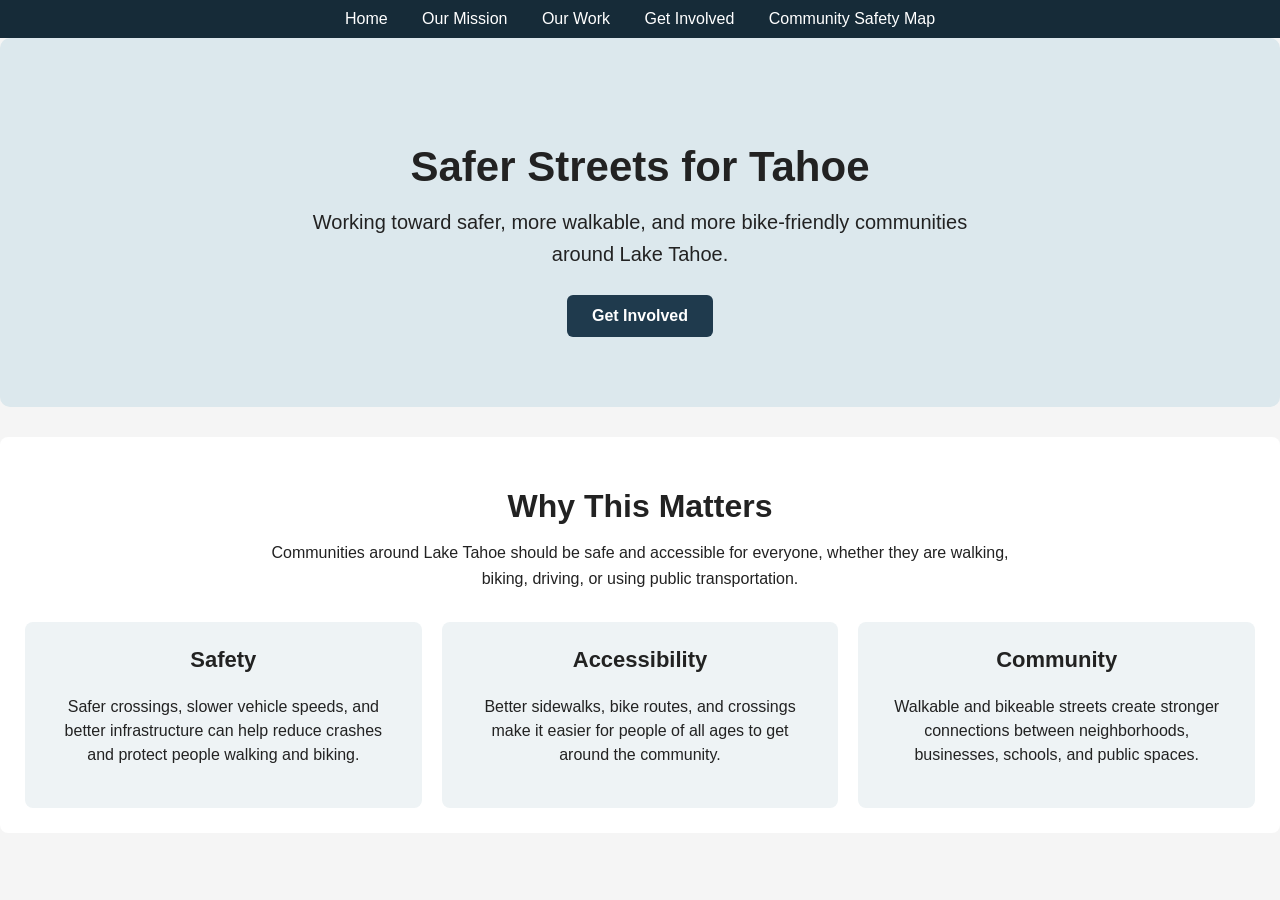
<file: index.html>
<!DOCTYPE html>
<html lang="en">
<head>
    <meta charset="UTF-8">
    <meta name="viewport" content="width=device-width, initial-scale=1.0">
    <title>Tahoe Street Safety Initiative</title>
    <link rel="stylesheet" href="styles.css">
</head>

<body>
    <nav>
        <a href="index.html">Home</a>
        <a href="mission.html">Our Mission</a>
        <a href="work.html">Our Work</a>
        <a href="involve.html">Get Involved</a>
        <a href="map.html">Community Safety Map</a>
    </nav>
   <section class="hero">
    <h1>Safer Streets for Tahoe</h1>
    <p>
        Working toward safer, more walkable, and more bike-friendly
        communities around Lake Tahoe.
    </p>
    <a href="https://forms.gle/VM7Ektw16VtDGuTr5" class="button">Get Involved</a>
</section>

<section class="why">
    <h2>Why This Matters</h2>
    <p>
        Communities around Lake Tahoe should be safe and accessible for
        everyone, whether they are walking, biking, driving, or using public
        transportation.
    </p>

    <div class="why-cards">
        <div class="why-card">
            <h3>Safety</h3>
            <p>
                Safer crossings, slower vehicle speeds, and better
                infrastructure can help reduce crashes and protect people
                walking and biking.
            </p>
        </div>

        <div class="why-card">
            <h3>Accessibility</h3>
            <p>
                Better sidewalks, bike routes, and crossings make it easier
                for people of all ages to get around the community.
            </p>
        </div>

        <div class="why-card">
            <h3>Community</h3>
            <p>
                Walkable and bikeable streets create stronger connections
                between neighborhoods, businesses, schools, and public spaces.
            </p>
        </div>
    </div>
</section>


</body>
</html>
</file>
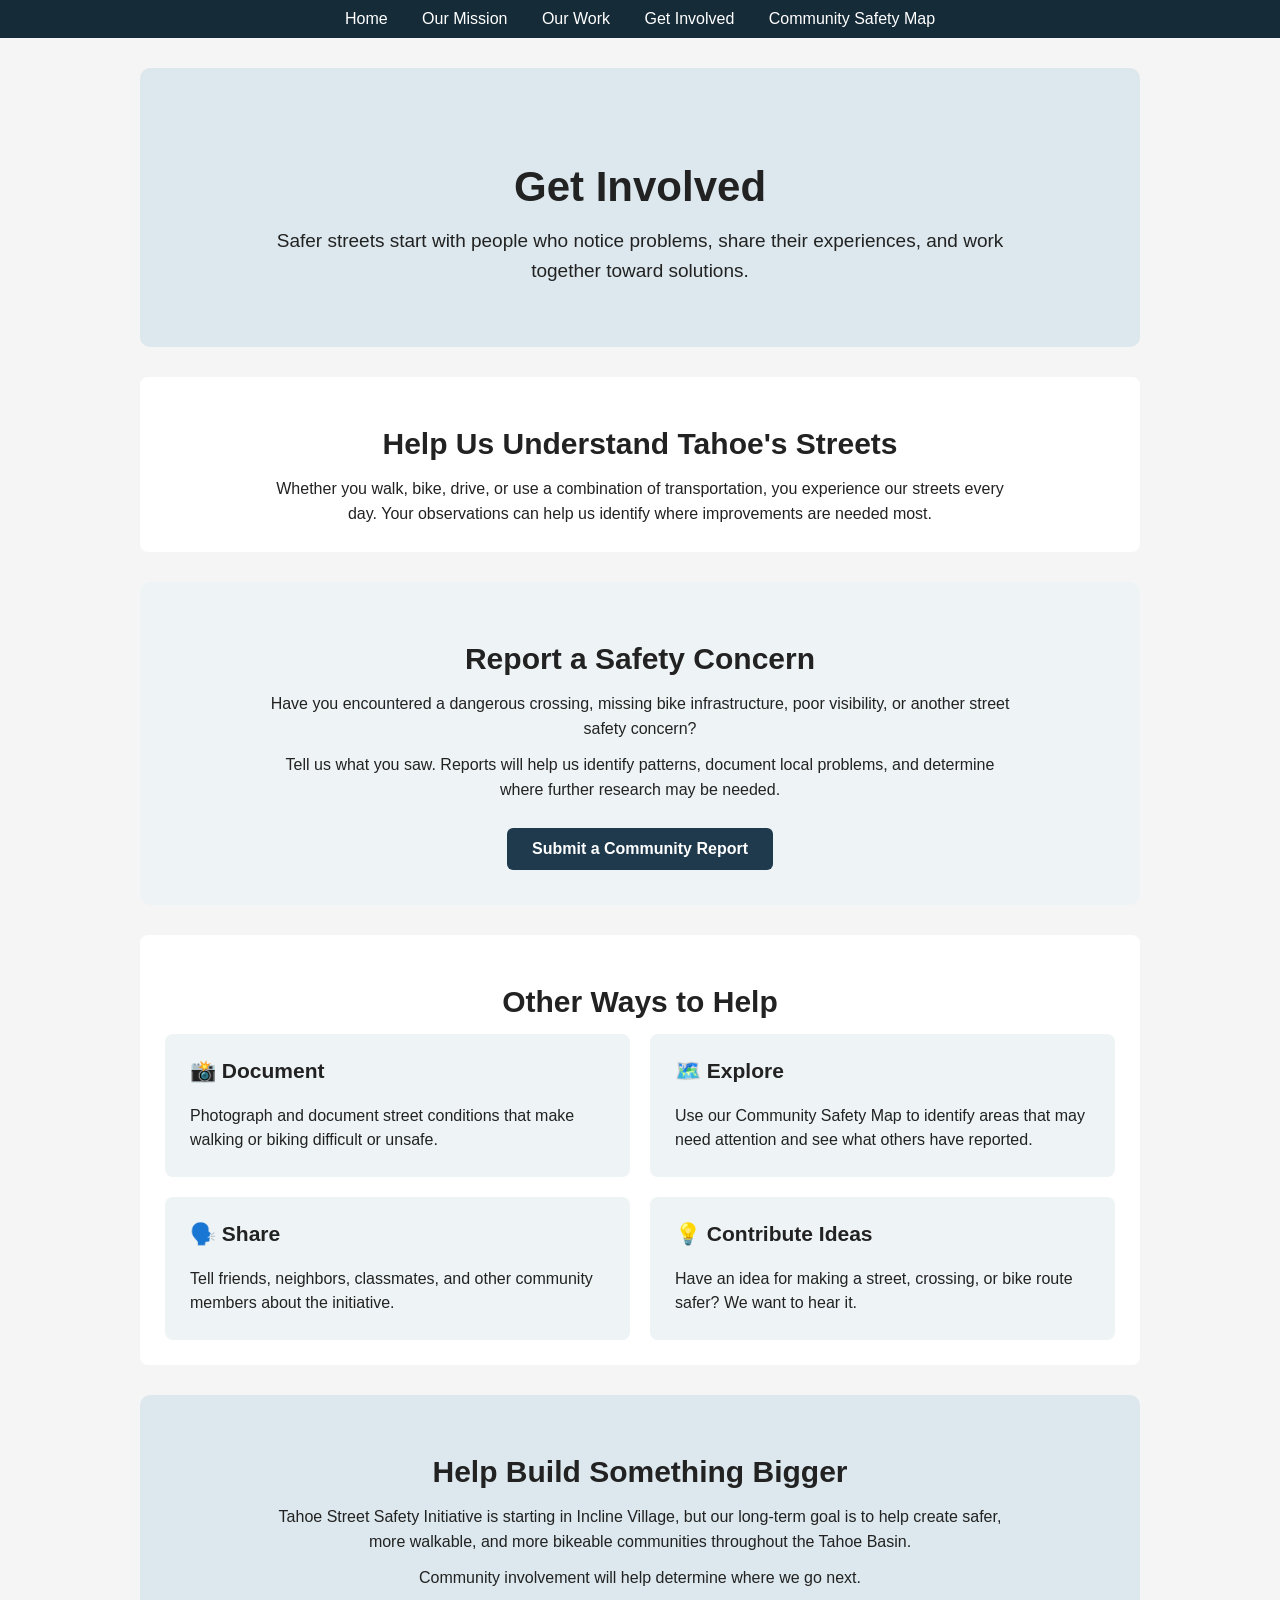
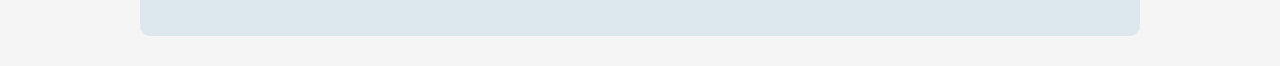
<file: involve.html>
<!DOCTYPE html>
<html lang="en">
<head>
    <meta charset="UTF-8">
    <meta name="viewport" content="width=device-width, initial-scale=1.0">
    <title>Get Involved | Tahoe Street Safety Initiative</title>
    <link rel="stylesheet" href="styles.css">
</head>

<body>

    <nav>
        <a href="index.html">Home</a>
        <a href="mission.html">Our Mission</a>
        <a href="work.html">Our Work</a>
        <a href="involve.html">Get Involved</a>
        <a href="map.html">Community Safety Map</a>
    </nav>

    <main>

        <section class="involve-hero">
            <h1>Get Involved</h1>
            <p>
                Safer streets start with people who notice problems,
                share their experiences, and work together toward solutions.
            </p>
        </section>

        <section class="involve-intro">
            <h2>Help Us Understand Tahoe's Streets</h2>
            <p>
                Whether you walk, bike, drive, or use a combination of
                transportation, you experience our streets every day.
                Your observations can help us identify where improvements
                are needed most.
            </p>
        </section>

        <section class="involve-report">
            <h2>Report a Safety Concern</h2>
            <p>
                Have you encountered a dangerous crossing, missing bike
                infrastructure, poor visibility, or another street safety
                concern?
            </p>

            <p>
                Tell us what you saw. Reports will help us identify patterns,
                document local problems, and determine where further research
                may be needed.
            </p>

            <a
                href="https://forms.gle/x7nMoRQbkEEJmi9V8"
                class="button"
                target="_blank"
            >
                Submit a Community Report
            </a>
        </section>

        <section class="involve-ways">
            <h2>Other Ways to Help</h2>

            <div class="involve-cards">

                <div class="involve-card">
                    <h3>📸 Document</h3>
                    <p>
                        Photograph and document street conditions that make
                        walking or biking difficult or unsafe.
                    </p>
                </div>

                <div class="involve-card">
                    <h3>🗺️ Explore</h3>
                    <p>
                        Use our Community Safety Map to identify areas that
                        may need attention and see what others have reported.
                    </p>
                </div>

                <div class="involve-card">
                    <h3>🗣️ Share</h3>
                    <p>
                        Tell friends, neighbors, classmates, and other
                        community members about the initiative.
                    </p>
                </div>

                <div class="involve-card">
                    <h3>💡 Contribute Ideas</h3>
                    <p>
                        Have an idea for making a street, crossing, or bike
                        route safer? We want to hear it.
                    </p>
                </div>

            </div>
        </section>

        <section class="involve-future">
            <h2>Help Build Something Bigger</h2>
            <p>
                Tahoe Street Safety Initiative is starting in Incline Village,
                but our long-term goal is to help create safer, more walkable,
                and more bikeable communities throughout the Tahoe Basin.
            </p>

            <p>
                Community involvement will help determine where we go next.
            </p>
        </section>

    </main>

</body>
</html>
</file>
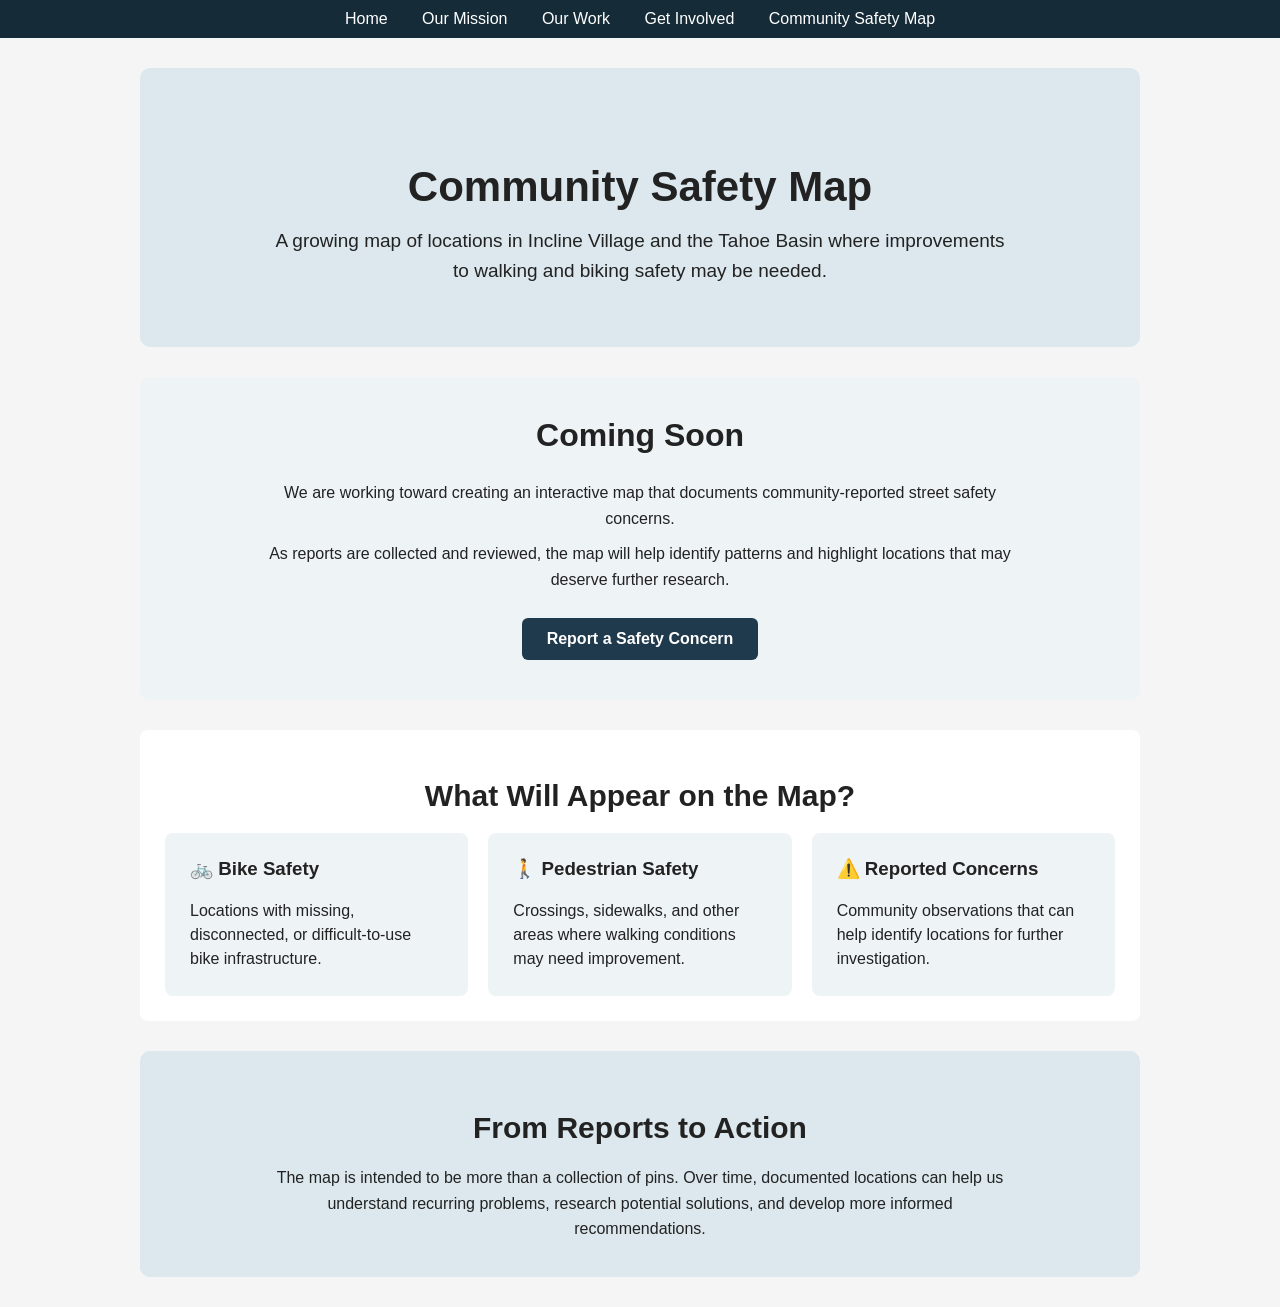
<file: map.html>
<!DOCTYPE html>
<html lang="en">
<head>
    <meta charset="UTF-8">
    <meta name="viewport" content="width=device-width, initial-scale=1.0">
    <title>Community Safety Map | Tahoe Street Safety Initiative</title>
    <link rel="stylesheet" href="styles.css">
</head>

<body>

    <nav>
        <a href="index.html">Home</a>
        <a href="mission.html">Our Mission</a>
        <a href="work.html">Our Work</a>
        <a href="involve.html">Get Involved</a>
        <a href="map.html">Community Safety Map</a>
    </nav>

    <main>

        <section class="map-hero">
            <h1>Community Safety Map</h1>
            <p>
                A growing map of locations in Incline Village and the
                Tahoe Basin where improvements to walking and biking
                safety may be needed.
            </p>
        </section>

        <section class="map-coming-soon">
            <h2>Coming Soon</h2>

            <p>
                We are working toward creating an interactive map that
                documents community-reported street safety concerns.
            </p>

            <p>
                As reports are collected and reviewed, the map will help
                identify patterns and highlight locations that may
                deserve further research.
            </p>

            <a
                href="https://forms.gle/x7nMoRQbkEEJmi9V8"
                class="button"
                target="_blank"
            >
                Report a Safety Concern
            </a>
        </section>

        <section class="map-info">
            <h2>What Will Appear on the Map?</h2>

            <div class="map-cards">

                <div class="map-card">
                    <h3>🚲 Bike Safety</h3>
                    <p>
                        Locations with missing, disconnected, or
                        difficult-to-use bike infrastructure.
                    </p>
                </div>

                <div class="map-card">
                    <h3>🚶 Pedestrian Safety</h3>
                    <p>
                        Crossings, sidewalks, and other areas where
                        walking conditions may need improvement.
                    </p>
                </div>

                <div class="map-card">
                    <h3>⚠️ Reported Concerns</h3>
                    <p>
                        Community observations that can help identify
                        locations for further investigation.
                    </p>
                </div>
            </div>
        </section>

        <section class="map-note">
            <h2>From Reports to Action</h2>
            <p>
                The map is intended to be more than a collection of
                pins. Over time, documented locations can help us
                understand recurring problems, research potential
                solutions, and develop more informed recommendations.
            </p>
        </section>

    </main>

</body>
</html>
</file>
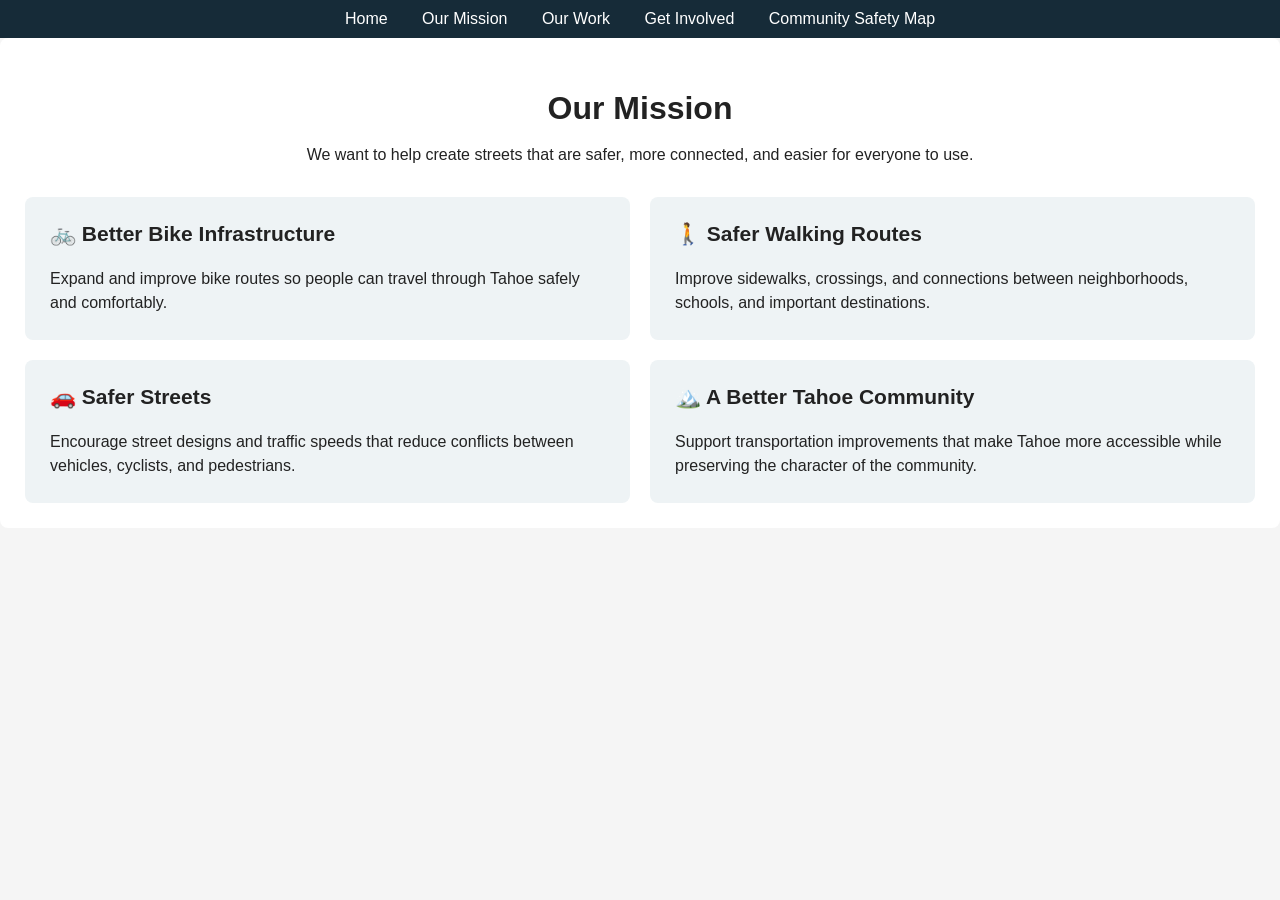
<file: mission.html>
<!DOCTYPE html>
<html lang="en">
<head>
    <meta charset="UTF-8">
    <meta name="viewport" content="width=device-width, initial-scale=1.0">
    <title>Tahoe Street Safety Initiative</title>
    <link rel="stylesheet" href="styles.css">
</head>

<body>
    <nav>
        <a href="index.html">Home</a>
        <a href="mission.html">Our Mission</a>
        <a href="work.html">Our Work</a>
        <a href="involve.html">Get Involved</a>
        <a href="map.html">Community Safety Map</a>
    </nav>
<section class="goals">
    <h2>Our Mission</h2>
    <p class="goals-intro">
        We want to help create streets that are safer, more connected,
        and easier for everyone to use.
    </p>

    <div class="goal-list">
        <div class="goal">
            <h3>🚲 Better Bike Infrastructure</h3>
            <p>
                Expand and improve bike routes so people can travel through
                Tahoe safely and comfortably.
            </p>
        </div>

        <div class="goal">
            <h3>🚶 Safer Walking Routes</h3>
            <p>
                Improve sidewalks, crossings, and connections between
                neighborhoods, schools, and important destinations.
            </p>
        </div>

        <div class="goal">
            <h3>🚗 Safer Streets</h3>
            <p>
                Encourage street designs and traffic speeds that reduce
                conflicts between vehicles, cyclists, and pedestrians.
            </p>
        </div>

        <div class="goal">
            <h3>🏔️ A Better Tahoe Community</h3>
            <p>
                Support transportation improvements that make Tahoe more
                accessible while preserving the character of the community.
            </p>
        </div>
    </div>
</section>
</body>
</html>
</file>
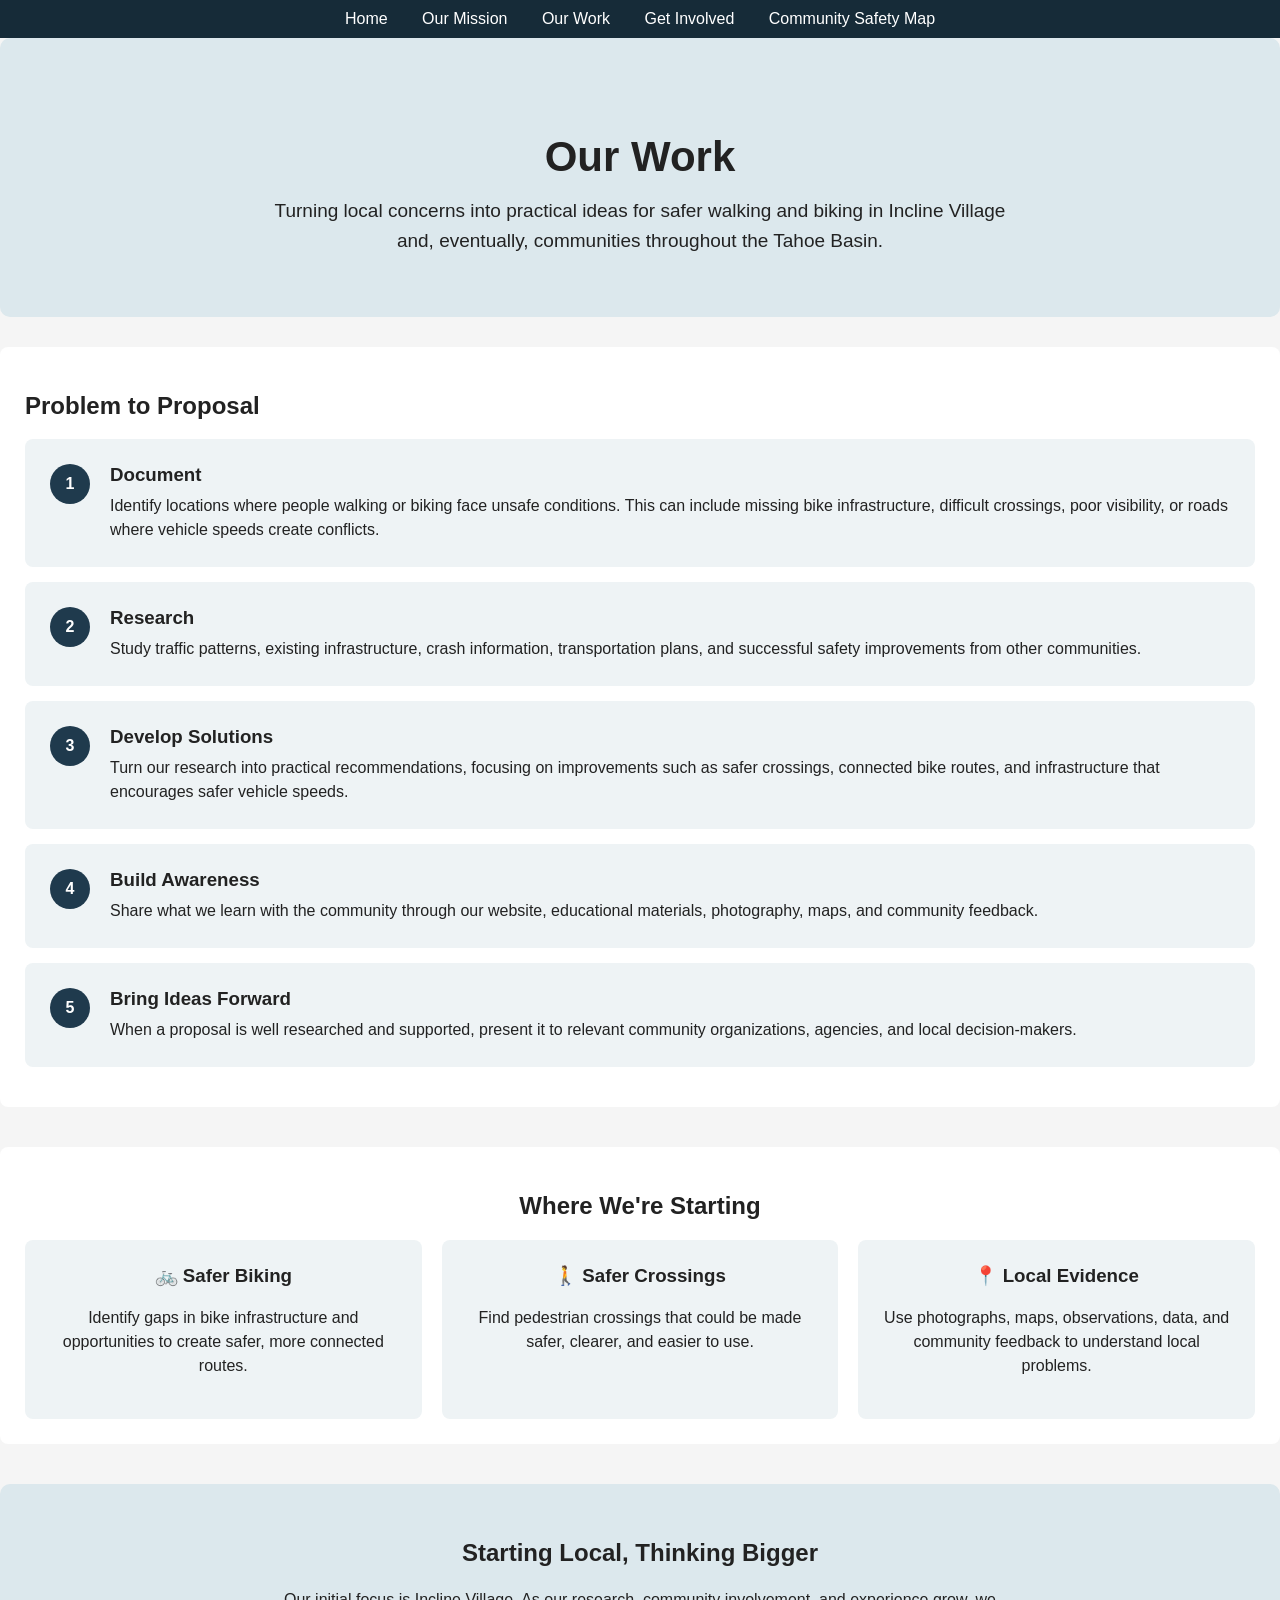
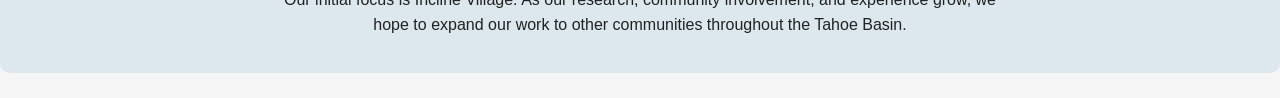
<file: work.html>
<!DOCTYPE html>
<html lang="en">
<head>
    <meta charset="UTF-8">
    <meta name="viewport" content="width=device-width, initial-scale=1.0">
    <title>Tahoe Street Safety Initiative</title>
    <link rel="stylesheet" href="styles.css">
</head>

<body>
    <nav>
        <a href="index.html">Home</a>
        <a href="mission.html">Our Mission</a>
        <a href="work.html">Our Work</a>
        <a href="involve.html">Get Involved</a>
        <a href="map.html">Community Safety Map</a>
    </nav>
    <section class="work-hero">
    <h1>Our Work</h1>
    <p>
        Turning local concerns into practical ideas for safer walking
        and biking in Incline Village and, eventually, communities
        throughout the Tahoe Basin.
    </p>
</section>


<section class="work-steps">
    <h2> Problem to Proposal</h2>

    <div class="work-step">
        <div class="step-number">1</div>
        <div>
            <h3>Document</h3>
            <p>
                Identify locations where people walking or biking face
                unsafe conditions. This can include missing bike
                infrastructure, difficult crossings, poor visibility,
                or roads where vehicle speeds create conflicts.
            </p>
        </div>
    </div>

    <div class="work-step">
        <div class="step-number">2</div>
        <div>
            <h3>Research</h3>
            <p>
                Study traffic patterns, existing infrastructure,
                crash information, transportation plans, and successful
                safety improvements from other communities.
            </p>
        </div>
    </div>

    <div class="work-step">
        <div class="step-number">3</div>
        <div>
            <h3>Develop Solutions</h3>
            <p>
                Turn our research into practical recommendations,
                focusing on improvements such as safer crossings,
                connected bike routes, and infrastructure that encourages
                safer vehicle speeds.
            </p>
        </div>
    </div>

    <div class="work-step">
        <div class="step-number">4</div>
        <div>
            <h3>Build Awareness</h3>
            <p>
                Share what we learn with the community through our
                website, educational materials, photography, maps,
                and community feedback.
            </p>
        </div>
    </div>

    <div class="work-step">
        <div class="step-number">5</div>
        <div>
            <h3>Bring Ideas Forward</h3>
            <p>
                When a proposal is well researched and supported,
                present it to relevant community organizations,
                agencies, and local decision-makers.
            </p>
        </div>
    </div>
</section>

<section class="work-focus">
    <h2>Where We're Starting</h2>

    <div class="focus-cards">
        <div class="focus-card">
            <h3>🚲 Safer Biking</h3>
            <p>
                Identify gaps in bike infrastructure and opportunities
                to create safer, more connected routes.
            </p>
        </div>

        <div class="focus-card">
            <h3>🚶 Safer Crossings</h3>
            <p>
                Find pedestrian crossings that could be made safer,
                clearer, and easier to use.
            </p>
        </div>

        <div class="focus-card">
            <h3>📍 Local Evidence</h3>
            <p>
                Use photographs, maps, observations, data, and
                community feedback to understand local problems.
            </p>
        </div>
    </div>
</section>

<section class="work-future">
    <h2>Starting Local, Thinking Bigger</h2>
    <p>
        Our initial focus is Incline Village. As our research,
        community involvement, and experience grow, we hope to expand
        our work to other communities throughout the Tahoe Basin.
    </p>
</section>
    </body>
</html>
</file>
<file: styles.css>
/* Overall page */
body {
    margin: 0;
    font-family: Arial, sans-serif;
    background-color: #f5f5f5;
    color: #222;
}

/* Header */
header {
    background-color: #1f3a4d;
    color: white;
    padding: 20px;
    text-align: center;
}

/* Navigation */
nav {
    background-color: #162b38;
    padding: 10px;
    text-align: center;
}

nav a {
    color: white;
    text-decoration: none;
    margin: 0 15px;
}

nav a:hover {
    text-decoration: underline;
}

/* Main content */
main {
    max-width: 1000px;
    margin: 30px auto;
    padding: 0 20px;
}

/* Sections */
section {
    background-color: white;
    padding: 25px;
    margin-bottom: 25px;
    border-radius: 8px;
}

.hero {
    text-align: center;
    padding: 70px 20px;
    background-color: #dce8ed;
    border-radius: 10px;
    margin-bottom: 30px;
}

.hero h1 {
    font-size: 42px;
    margin-bottom: 15px;
}

.hero p {
    font-size: 20px;
    max-width: 700px;
    margin: 0 auto 25px;
    line-height: 1.6;
}

.button {
    display: inline-block;
    background-color: #1f3a4d;
    color: white;
    padding: 12px 25px;
    border-radius: 6px;
    text-decoration: none;
    font-weight: bold;
}

.button:hover {
    background-color: #31566d;
}

.why {
    text-align: center;
}

.why h2 {
    font-size: 32px;
    margin-bottom: 15px;
}

.why > p {
    max-width: 750px;
    margin: 0 auto 30px;
    line-height: 1.6;
}

.why-cards {
    display: flex;
    gap: 20px;
}

.why-card {
    flex: 1;
    background-color: #eef3f5;
    padding: 25px;
    border-radius: 8px;
}

.why-card h3 {
    font-size: 22px;
    margin-top: 0;
}

.why-card p {
    line-height: 1.5;
}
.goals {
    text-align: center;
}

.goals h2 {
    font-size: 32px;
    margin-bottom: 15px;
}

.goals-intro {
    max-width: 700px;
    margin: 0 auto 30px;
    line-height: 1.6;
}

.goal-list {
    display: grid;
    grid-template-columns: 1fr 1fr;
    gap: 20px;
}

.goal {
    padding: 25px;
    background-color: #eef3f5;
    border-radius: 8px;
    text-align: left;
}

.goal h3 {
    margin-top: 0;
    font-size: 21px;
}

.goal p {
    line-height: 1.5;
    margin-bottom: 0;
}
.work-hero {
    text-align: center;
    padding: 60px 20px;
    background-color: #dce8ed;
    border-radius: 10px;
    margin-bottom: 30px;
}

.work-hero h1 {
    font-size: 42px;
    margin-bottom: 15px;
}

.work-hero p {
    max-width: 750px;
    margin: 0 auto;
    font-size: 19px;
    line-height: 1.6;
}



.work-steps {
    margin-bottom: 40px;
}

.work-step {
    display: flex;
    gap: 20px;
    align-items: flex-start;
    background-color: #eef3f5;
    padding: 25px;
    margin-bottom: 15px;
    border-radius: 8px;
}

.step-number {
    min-width: 40px;
    height: 40px;
    background-color: #1f3a4d;
    color: white;
    border-radius: 50%;
    display: flex;
    align-items: center;
    justify-content: center;
    font-weight: bold;
}

.work-step h3 {
    margin-top: 0;
    margin-bottom: 8px;
}

.work-step p {
    margin: 0;
    line-height: 1.5;
}

.work-focus {
    text-align: center;
    margin-bottom: 40px;
}

.focus-cards {
    display: grid;
    grid-template-columns: 1fr 1fr 1fr;
    gap: 20px;
}

.focus-card {
    background-color: #eef3f5;
    padding: 25px;
    border-radius: 8px;
}

.focus-card h3 {
    margin-top: 0;
}

.focus-card p {
    line-height: 1.5;
}

.work-future {
    text-align: center;
    background-color: #dce8ed;
    padding: 35px;
    border-radius: 10px;
}

.work-future p {
    max-width: 750px;
    margin: 0 auto;
    line-height: 1.6;
}
.involve-hero {
    text-align: center;
    padding: 60px 20px;
    background-color: #dce8ed;
    border-radius: 10px;
    margin-bottom: 30px;
}

.involve-hero h1 {
    font-size: 42px;
    margin-bottom: 15px;
}

.involve-hero p {
    max-width: 750px;
    margin: 0 auto;
    font-size: 19px;
    line-height: 1.6;
}

.involve-intro {
    text-align: center;
    margin-bottom: 30px;
}

.involve-intro h2,
.involve-report h2,
.involve-ways h2,
.involve-future h2 {
    font-size: 30px;
    margin-bottom: 15px;
}

.involve-intro p {
    max-width: 750px;
    margin: 0 auto;
    line-height: 1.6;
}

.involve-report {
    text-align: center;
    background-color: #eef3f5;
    padding: 35px;
    border-radius: 10px;
    margin-bottom: 30px;
}

.involve-report p {
    max-width: 750px;
    margin: 10px auto;
    line-height: 1.6;
}

.involve-report .button {
    margin-top: 15px;
}

.involve-ways {
    text-align: center;
    margin-bottom: 30px;
}

.involve-cards {
    display: grid;
    grid-template-columns: 1fr 1fr;
    gap: 20px;
}

.involve-card {
    background-color: #eef3f5;
    padding: 25px;
    border-radius: 8px;
    text-align: left;
}

.involve-card h3 {
    margin-top: 0;
    font-size: 21px;
}

.involve-card p {
    line-height: 1.5;
    margin-bottom: 0;
}

.involve-future {
    text-align: center;
    background-color: #dce8ed;
    padding: 35px;
    border-radius: 10px;
}

.involve-future p {
    max-width: 750px;
    margin: 10px auto;
    line-height: 1.6;
}

.map-hero {
    text-align: center;
    padding: 60px 20px;
    background-color: #dce8ed;
    border-radius: 10px;
    margin-bottom: 30px;
}

.map-hero h1 {
    font-size: 42px;
    margin-bottom: 15px;
}

.map-hero p {
    max-width: 750px;
    margin: 0 auto;
    font-size: 19px;
    line-height: 1.6;
}

.map-coming-soon {
    text-align: center;
    background-color: #eef3f5;
    padding: 40px;
    border-radius: 10px;
    margin-bottom: 30px;
}

.map-coming-soon h2 {
    font-size: 32px;
    margin-top: 0;
}

.map-coming-soon p {
    max-width: 750px;
    margin: 10px auto;
    line-height: 1.6;
}

.map-coming-soon .button {
    display: inline-block;
    margin-top: 15px;
}

.map-info {
    text-align: center;
    margin-bottom: 30px;
}

.map-info h2,
.map-note h2 {
    font-size: 30px;
    margin-bottom: 20px;
}

.map-cards {
    display: grid;
    grid-template-columns: 1fr 1fr 1fr;
    gap: 20px;
}

.map-card {
    background-color: #eef3f5;
    padding: 25px;
    border-radius: 8px;
    text-align: left;
}

.map-card h3 {
    margin-top: 0;
}

.map-card p {
    line-height: 1.5;
    margin-bottom: 0;
}

.map-note {
    text-align: center;
    background-color: #dce8ed;
    padding: 35px;
    border-radius: 10px;
}

.map-note p {
    max-width: 750px;
    margin: 0 auto;
    line-height: 1.6;
}
/* Mobile layout */
@media (max-width: 1000px) {

    nav {
        display: flex;
        flex-direction: column;
        align-items: center;
        gap: 10px;
        padding: 15px;
    }

    nav a {
        margin: 0;
    }

    main {
        margin: 20px auto;
        padding: 0 15px;
    }

    section {
        box-sizing: border-box;
        width: 100%;
        padding: 25px 20px;
    }

    .hero,
    .work-hero,
    .involve-hero,
    .map-hero {
        padding: 40px 20px;
    }

    .hero h1,
    .work-hero h1,
    .involve-hero h1,
    .map-hero h1 {
        font-size: 32px;
    }

    .hero p,
    .work-hero p,
    .involve-hero p,
    .map-hero p {
        font-size: 17px;
    }

    .why-cards,
    .goal-list,
    .focus-cards,
    .involve-cards,
    .map-cards {
        display: grid;
        grid-template-columns: 1fr;
        gap: 15px;
    }

    .work-step {
        display: flex;
        gap: 15px;
        padding: 20px;
    }

    .step-number {
        flex-shrink: 0;
    }

    .button {
        display: inline-block;
        max-width: 100%;
        box-sizing: border-box;
    }
}
</file>
